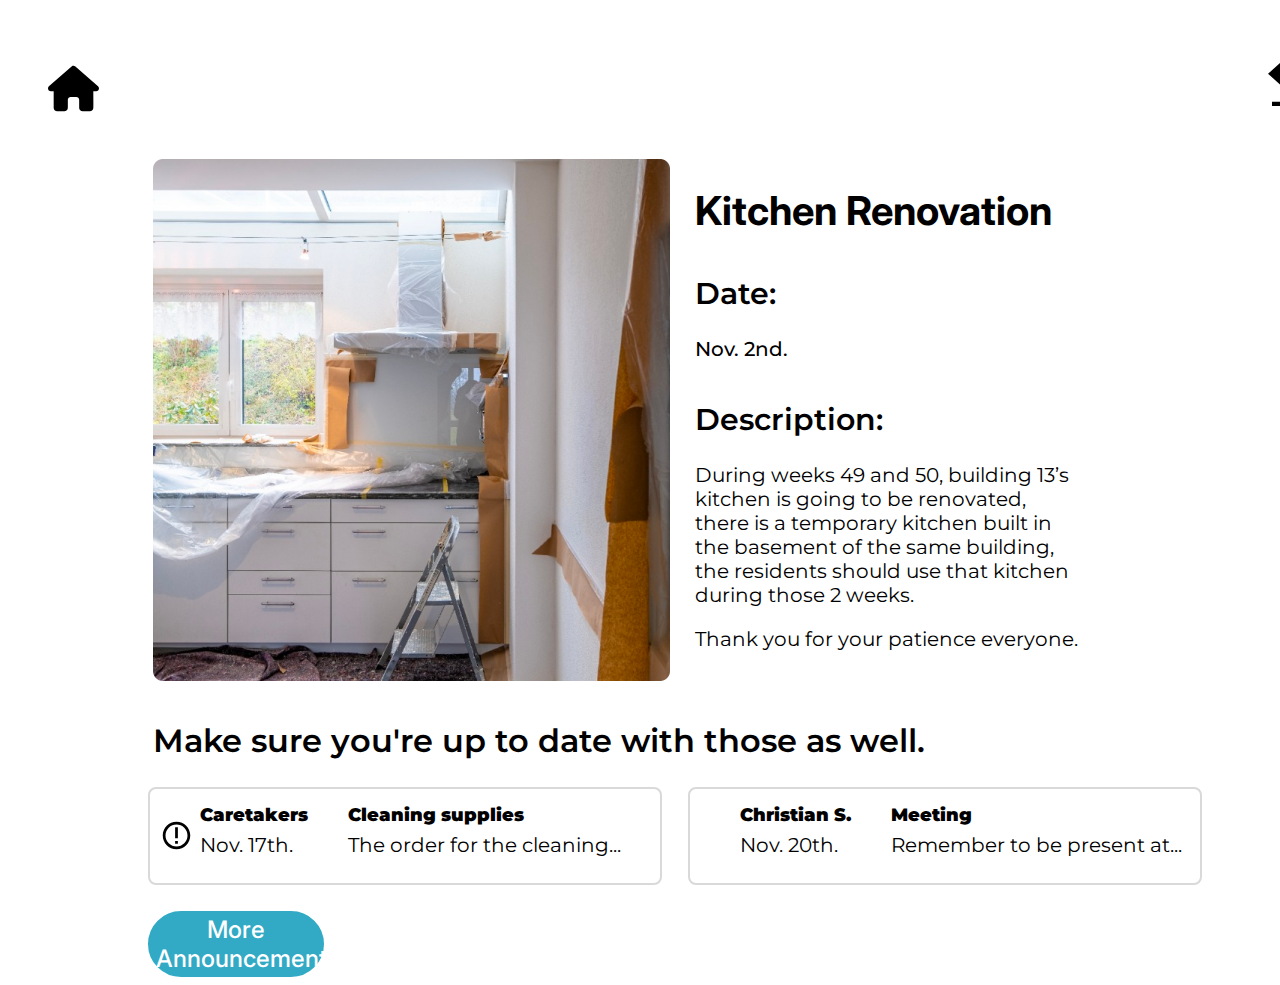
<file: all/annpreview.html>
<!DOCTYPE html>
<html lang="en">

<head>
    <meta charset="UTF-8">
    <meta name="viewport" content="width=device-width, initial-scale=1.0">
    <meta http-equiv="X-UA-Compatible" content="ie=edge">
    <title>Kitchen Renovation</title>
    <link rel="stylesheet" href="css/aprev.css">
    <link rel="preconnect" href="https://fonts.googleapis.com">
    <link rel="preconnect" href="https://fonts.gstatic.com" crossorigin>
    <link href="https://fonts.googleapis.com/css2?family=Inter:wght@600&family=Montserrat:wght@400;600;700&display=swap"
        rel="stylesheet">
</head>


<body>
    <div class="header">
        <a href="index.html"><input type="image" id="image" src="images/home.svg"></a>
        <a href="announcements.html"><input type="image" id="back" src="images/backarrow.svg"></a>
    </div>

    <div class="container1">
        <img id="kitchenimg" src="images/kitchen.png">
        <div id="text">
            <h1>Kitchen Renovation</h1>
            <section>
                <div class="flexdate">
                    <h2 id="date">Date:</h2>
                    <h3>Nov. 2nd.</h3>
                </div>
            </section>

            <h2>Description:</h2>
            <p>During weeks 49 and 50, building 13’s kitchen is going to be renovated, there is a temporary kitchen
                built in
                the basement of the same building, the residents should use that kitchen during those 2 weeks.</p>
            <p>Thank you for your patience everyone.</p>
        </div>
    </div>

    <h2 id="second">Make sure you're up to date with those as well.</h2>


    <div class="flex">

        <div class="card">
            <div class="container">
                <section class="flex">
                    <div><img id="warning" src="images/warning.svg"></div>
                    <div>
                        <h4><b>Caretakers</b></h4>
                        <p>Nov. 17th.</p>
                    </div>
                    <div id="eventdesc">
                        <h4><b>Cleaning supplies</b></h4>
                        <p>The order for the cleaning...</p>
                    </div>
            </div>
            </section>
        </div>

        <div class="card2">
            <div class="container">
                <section class="flex">
                    <div>
                        <h4><b>Christian S.</b></h4>
                        <p>Nov. 20th.</p>
                    </div>
                    <div id="eventdesc">
                        <h4><b>Meeting</b></h4>
                        <p>Remember to be present at...</p>
                    </div>
            </div>
            </section>
        </div>

    </div>

    <form action="announcements.html">
        <button onclick="">More Announcements</button>
    </form>

    <script src="js/js.js"></script>
</body>
</file>
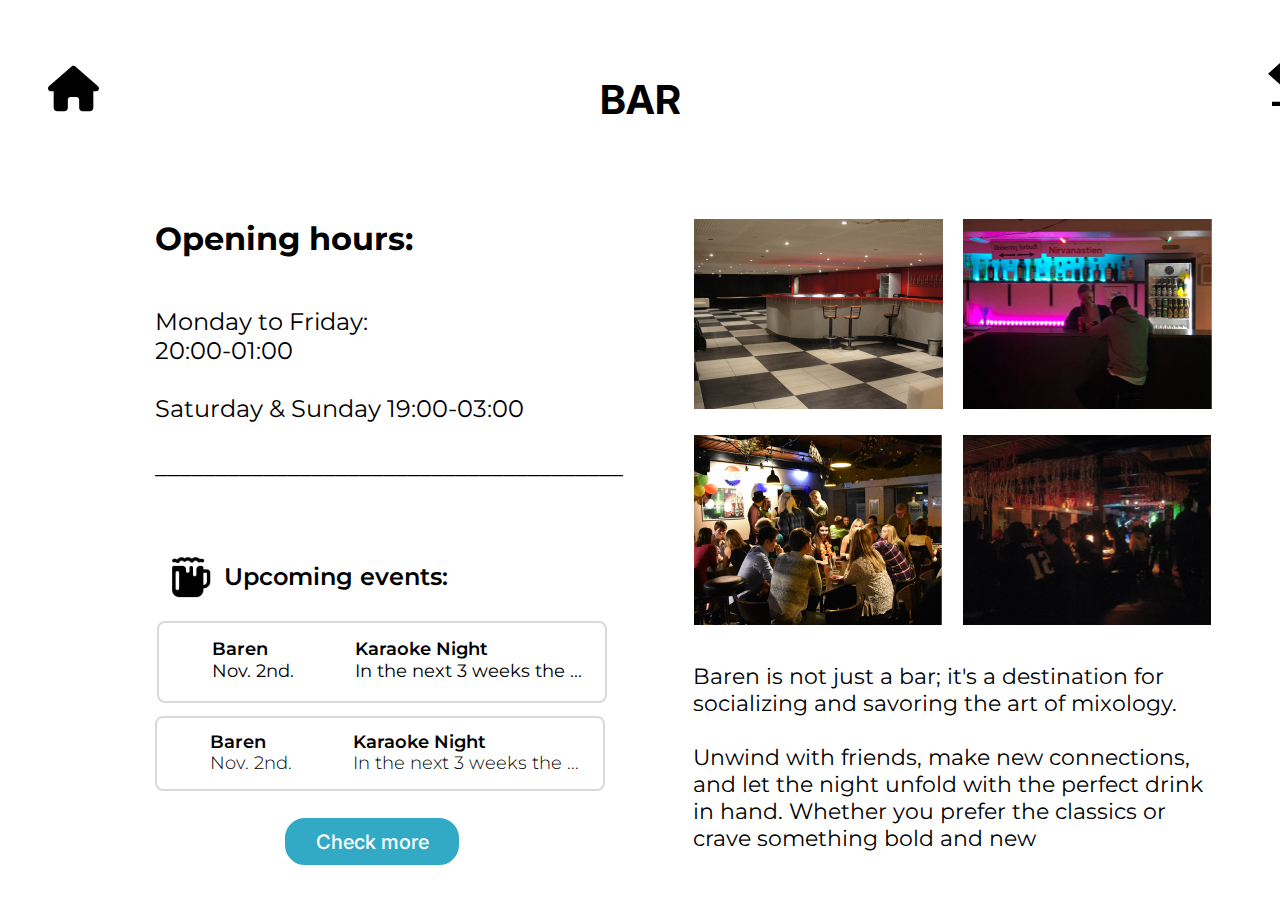
<file: all/bar.html>
<!DOCTYPE html>
<html lang="en">
<head>
    <meta charset="UTF-8">
    <meta name="viewport" content="width=device-width, initial-scale=1.0">

    <link rel="stylesheet" href="css/bar.css">
    <link href="https://fonts.googleapis.com/css2?family=Inter:wght@600&family=Montserrat:wght@400;600;700&display=swap"
    rel="stylesheet">

</head>
<body>
  <div class="header">
    <a href="index.html"><input type="image" id="image" src="images/home.svg"></a>
    <a href="facilities.html"><input type="image" id="back" src="images/backarrow.svg"></a>
</div>

        
        <p1>
          Baren is not just a bar; it's a destination for socializing and savoring the art of mixology.
          <br/> <br/>Unwind with friends, make new connections, and let the night unfold with the perfect
           drink in hand. Whether you prefer the classics or crave something bold and new<br/>
          </p1>
       <p2>
        Monday to Friday: <br/>20:00-01:00<br/><br/>Saturday & Sunday 19:00-03:00
<br><br>
_______________________________________
       </p2> 
<h1>
  BAR
</h1>       

 <div style="width: 446px; height: 78px; left: 157px; top: 621px; position: absolute; background: white; border-radius: 8px; border: 2px #D9D9D9 solid"></div>
        <p3>
          Nov. 2nd. 
        </p3>
       <p4>
        Baren
       </p4>

        <p5>
          Karaoke Night
        </p5>

        <p6>
          In the next 3 weeks the ...
        </p6>
        <div style="width: 446px; height: 71px; left: 155px; top: 716px; position: absolute; background: white; border-radius: 8px; border: 2px #D9D9D9 solid"></div>
        
        <p7>
          Nov. 2nd.
        </p7>

        <p8>
          Baren
         </p8>
        
        <p9>
          Karaoke Night
        </p9>

        <p10>
          In the next 3 weeks the ...
        </p10>
        <p11>
          Upcoming events:
        </p11> <br/>
        
       
        
        <img style="width: 69px; height: 52px; left: 155px; top: 552px; position: absolute" src="images/Beer.jpg" />
        
        <img style="width: 249px; height: 190px; left: 694px; top: 219px; position: absolute" src="images/bar pic 1.jpg" />
        <img style="width: 249px; height: 190px; left: 963px; top: 219px; position: absolute" src="images/bar 2.jpg" />
        <img style="width: 247.70px; height: 190px; left: 963px; top: 435px; position: absolute" src="images/bar3.jpg" />
        <img style="width: 247.70px; height: 190px; left: 694px; top: 435px; position: absolute" src="images/bar 4.jpg" />


      <a href="events.html"><button>Check more</button></a>
      
        
        <p13>
          Opening hours:
        </p13>
        
      </div>

    
</body>
</html>
</file>
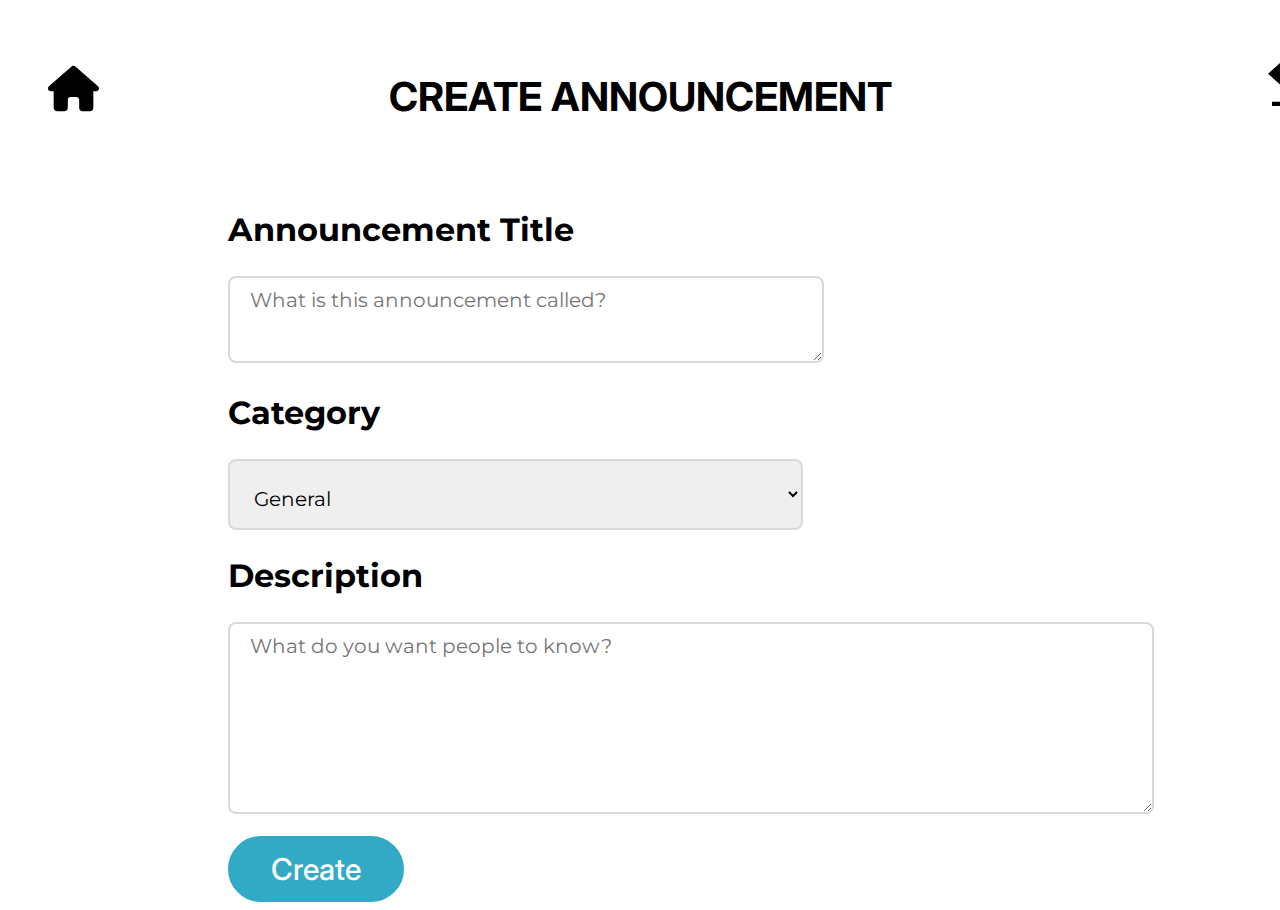
<file: all/create announcement.html>
<!DOCTYPE html>
<html lang="en">

<head>
  <meta charset="UTF-8">
  <meta name="viewport" content="width=device-width, initial-scale=1.0">
  <meta http-equiv="X-UA-Compatible" content="ie=edge">
  <title>Create Announcement</title>
  <link rel="stylesheet" href="css/create.css">
  <link rel="preconnect" href="https://fonts.googleapis.com">
  <link rel="preconnect" href="https://fonts.gstatic.com" crossorigin>
  <link href="https://fonts.googleapis.com/css2?family=Inter:wght@600&family=Montserrat:wght@400;600;700&display=swap" rel="stylesheet">
</head>



<body>

  <div class="header">
    <a href="index.html"><input type="image" id="image" src="images/home.svg"></a>
    <a href="announcements.html"><input type="image" id="back" src="images/backarrow.svg"></a>

  <h1>CREATE ANNOUNCEMENT</h1>
</div>

  <br><br>

  <h2>Announcement Title</h2>

  <textarea id="text" name="title" rows="4" cols="50" placeholder="What is this announcement called?"></textarea>
  <br>
  </form>

  <h2>Category</h2>

  <select name="dropdown" id="dropdown">
    <option value="1">General</option>
    <option value="2">Cleaning</option>
    <option value="3">Maintenance</option>
    <option value="3">Lost and Found</option>
    <option value="4">Other</option>
  </select>


  <h2>Description</h2>
  <textarea id="desc" name="title" placeholder="What do you want people to know?" rows="4" cols="50"></textarea>
  <br>
  </form>



  <br>

  <a href="success.html"><button>Create</button></a>

  <script src="js/js.js"></script>
</body>

</html>
</file>
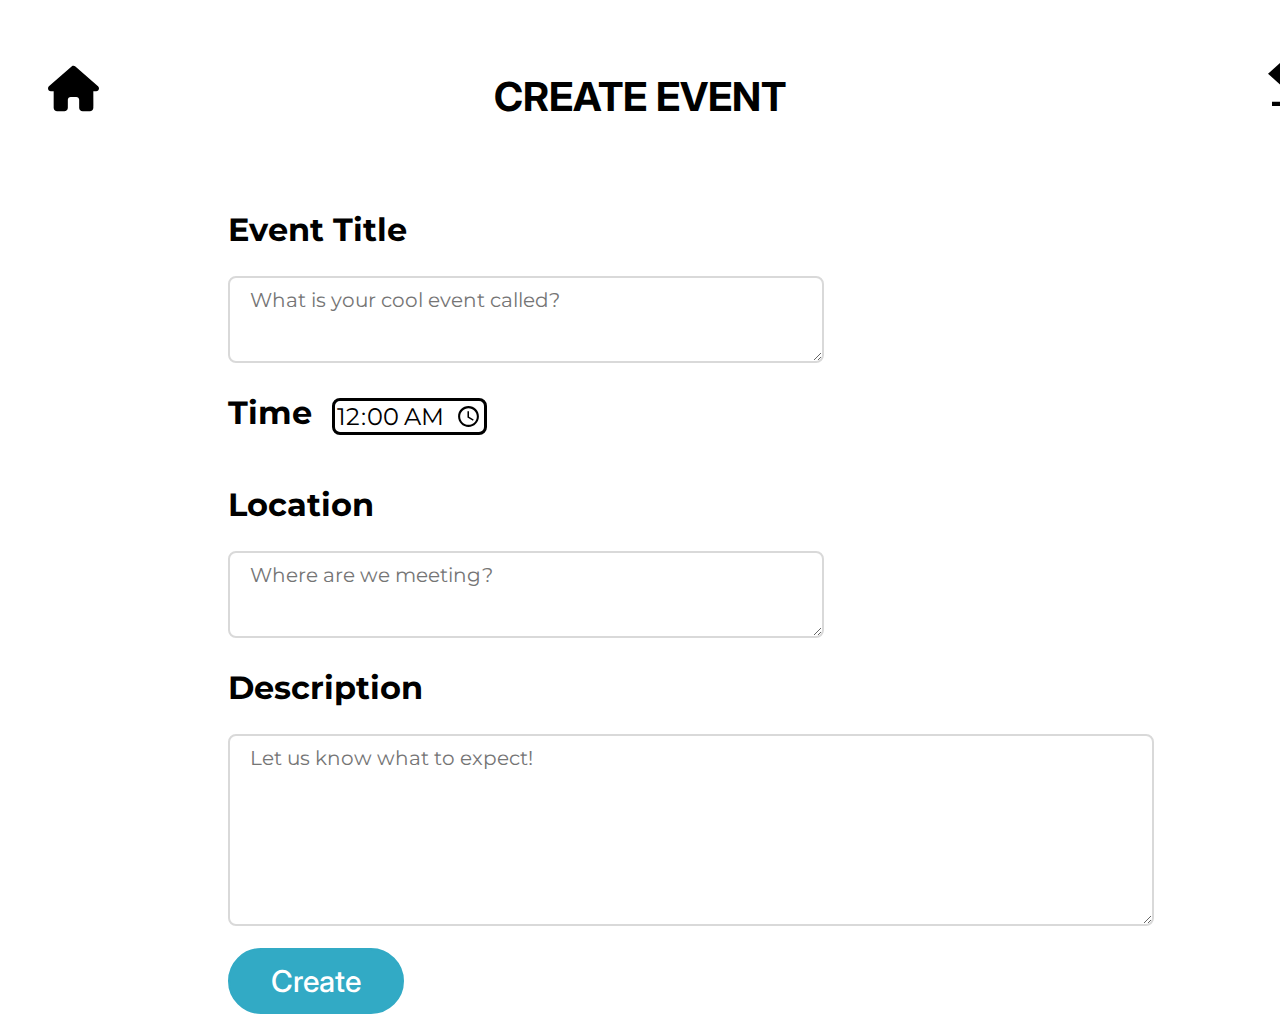
<file: all/create event.html>
<!DOCTYPE html>
<html lang="en">
<head>
  <meta charset="UTF-8">
  <meta name="viewport" content="width=device-width, initial-scale=1.0">
  <meta http-equiv="X-UA-Compatible" content="ie=edge">
  <title>Create Event</title>
  <link rel="stylesheet" href="css/create.css">
  <link rel="preconnect" href="https://fonts.googleapis.com">
  <link rel="preconnect" href="https://fonts.gstatic.com" crossorigin>
  <link href="https://fonts.googleapis.com/css2?family=Inter:wght@600&family=Montserrat:wght@400;600;700&display=swap" rel="stylesheet">
</head>


<body>

  <div class="header">
    <a href="index.html"><input type="image" id="image" src="images/home.svg"></a>
    <a href="events.html"><input type="image" id="back" src="images/backarrow.svg"></a>
    
<h1>CREATE EVENT</h1>
  </div>
<br><br>

<h2>Event Title</h2>

<textarea id="text" name="title" rows="4" cols="50" placeholder="What is your cool event called?"></textarea>
</form>

<div id="flex">
<h2>Time</h2>
<input id="time" type="time" name="time" value="00:00"/>
</div>

<h2>Location</h2>
<textarea id="loc" name="title" rows="4" cols="50"  placeholder="Where are we meeting?"></textarea>
</form>

<h2>Description</h2>
<textarea id="desc" name="title" placeholder="Let us know what to expect!" rows="4" cols="50"></textarea>
<br>
</form>



<br>
<a href="success.html"><button>Create</button></a>

<script src="js/js.js"></script>
</body>

</html>
</file>
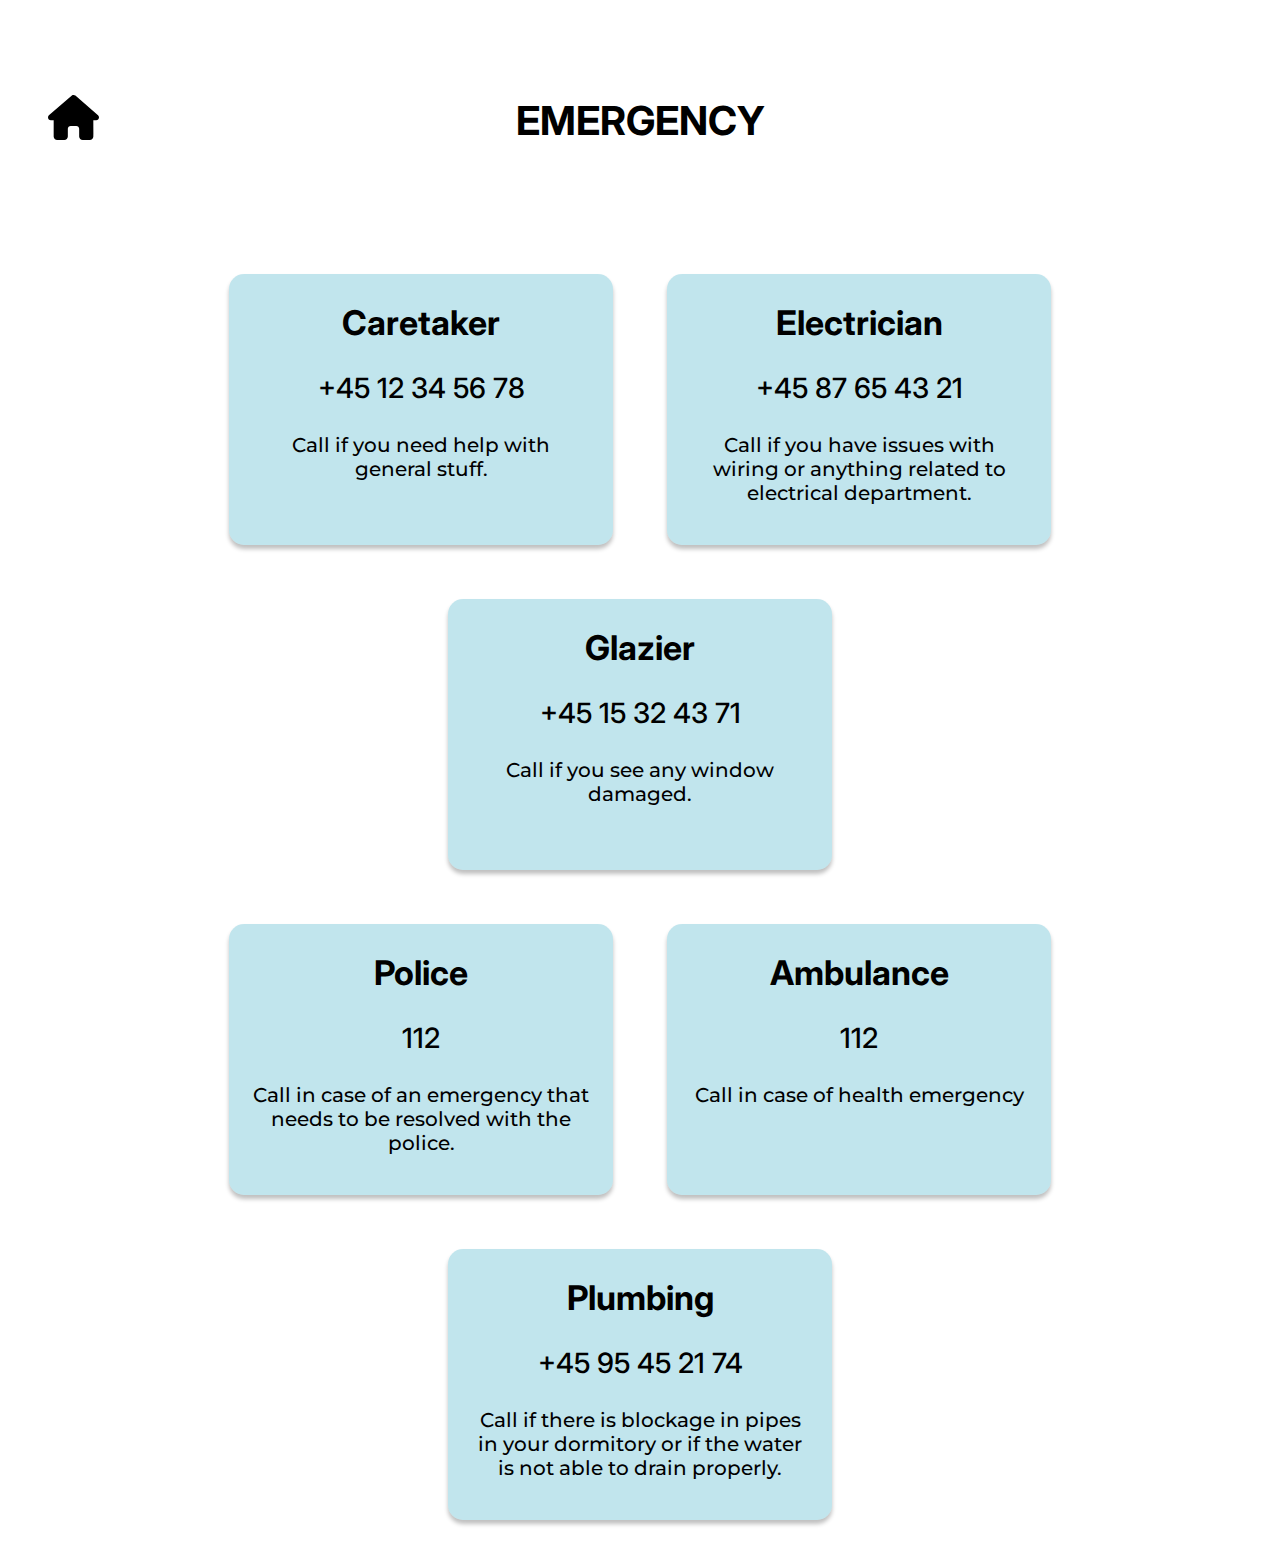
<file: all/emergency.html>
<!DOCTYPE html>
<html lang="en">

<head>
  <meta charset="UTF-8">
  <meta name="viewport" content="width=device-width, initial-scale=1.0">
  <title>Emergency</title>
  <link rel="stylesheet" href="css/emergency.css">
  <link rel="preconnect" href="https://fonts.googleapis.com">
  <link rel="preconnect" href="https://fonts.gstatic.com" crossorigin>
  <link href="https://fonts.googleapis.com/css2?family=Inter:wght@100;200;300;400;500;600;700;800;900&display=swap"
    rel="stylesheet">
  <link rel="preconnect" href="https://fonts.googleapis.com">
  <link rel="preconnect" href="https://fonts.gstatic.com" crossorigin>
  <link
    href="https://fonts.googleapis.com/css2?family=Inter:wght@100;200;300;400;500;600;700;800;900&family=Montserrat:ital,wght@0,200;0,500;0,600;0,700;1,200;1,300&display=swap"
    rel="stylesheet">
</head>

<body>
  <main class="EMERGENCY">
    
    <div class="header">
      <a href="index.html"><input type="image" id="image" src="images/house-solid.svg"></a>

      <h1>EMERGENCY</h1>
    </div>

    <div class="all">
      <section class="container">
        <div class="card">
          <h2>Caretaker</h2>
          <p class="phone">+45 12 34 56 78</p>
          <p>Call if you need help with general stuff.</p>
        </div>
        <div class="card">
          <h2>Electrician</h2>
          <p class="phone">+45 87 65 43 21</p>
          <p>Call if you have issues with wiring or anything related to electrical department.</p>
        </div>
        <div class="card">
          <h2>Glazier</h2>
          <p class="phone">+45 15 32 43 71</p>
          <p>Call if you see any window damaged.</p>
        </div>
      </section>

      <section class="container2">
        <div class="card">
          <h2>Police</h2>
          <p class="phone">112</p>
          <p>Call in case of an emergency that needs to be resolved with the police.</p>
        </div>
        <div class="card">
          <h2>Ambulance</h2>
          <p class="phone">112</p>
          <p>Call in case of health emergency</p>
        </div>
        <div class="card">
          <h2>Plumbing</h2>
          <p class="phone">+45 95 45 21 74</p>
          <p>Call if there is blockage in pipes in your dormitory or if the water is not able to drain properly.</p>
        </div>
      </section>
    </div>
  </main>
</file>
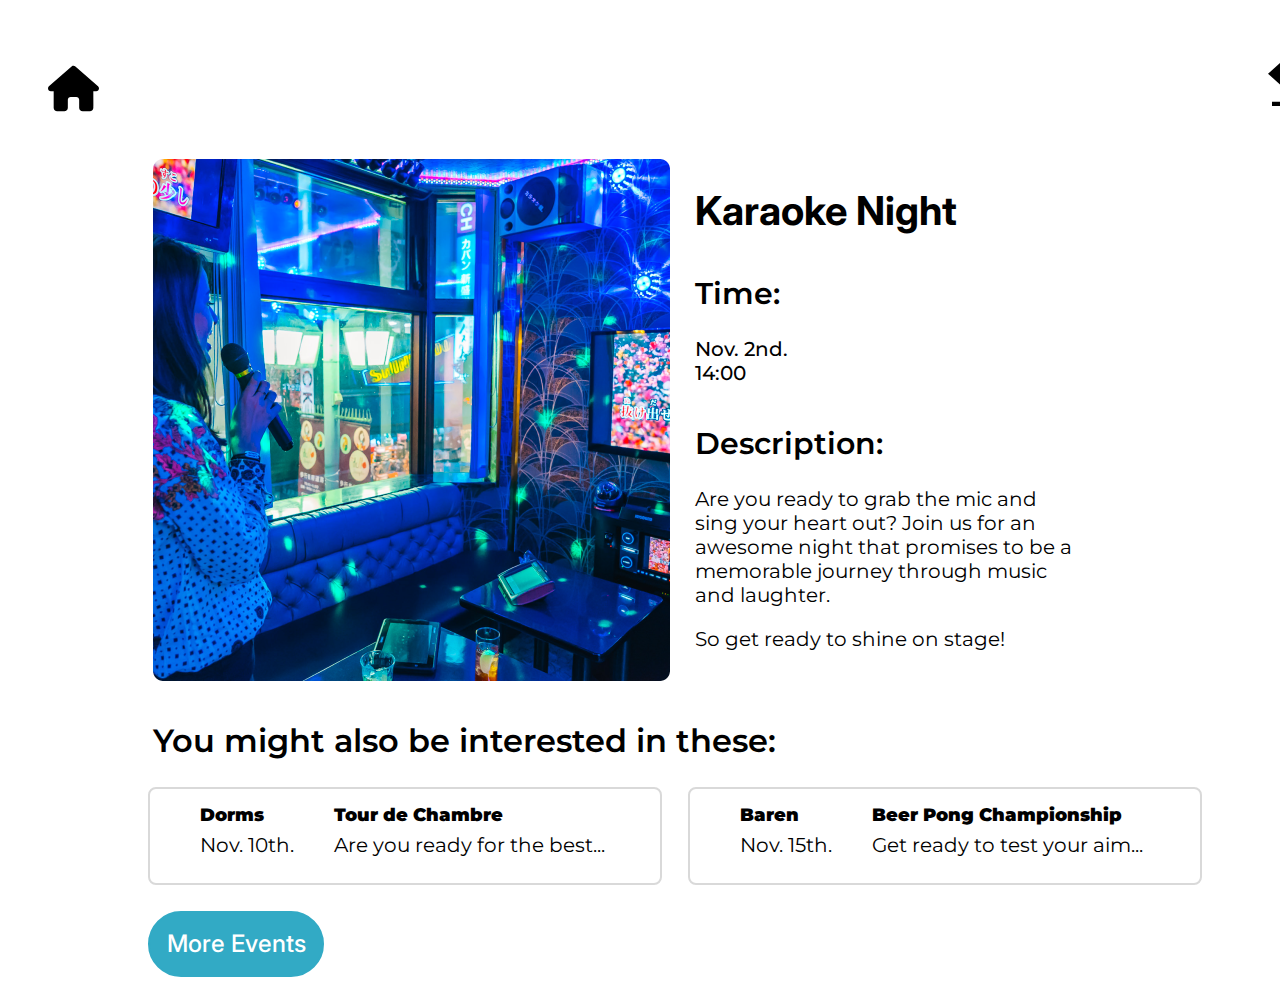
<file: all/event preview.html>
<!DOCTYPE html>
<html lang="en">

<head>
    <meta charset="UTF-8">
    <meta name="viewport" content="width=device-width, initial-scale=1.0">
    <meta http-equiv="X-UA-Compatible" content="ie=edge">
    <title>Karaoke Night</title>
    <link rel="stylesheet" href="css/aprev.css">
    <link rel="preconnect" href="https://fonts.googleapis.com">
    <link rel="preconnect" href="https://fonts.gstatic.com" crossorigin>
    <link href="https://fonts.googleapis.com/css2?family=Inter:wght@600&family=Montserrat:wght@400;600;700&display=swap"
        rel="stylesheet">
</head>


<body>

    <div class="header">
        <a href="index.html"><input type="image" id="image" src="images/home.svg"></a>
        <a href="events.html"><input type="image" id="back" src="images/backarrow.svg"></a>
    </div>

    <div class="container1">
        <img id="kitchenimg" src="images/eventpreview.png">
        <div id="text">
            <h1>Karaoke Night</h1>
            <section>
                <div class="flexdate">
                    <h2 id="date">Time:</h2>
                    <h3>Nov. 2nd. <br> 14:00</h3>
            </section>

            <h2>Description:</h2>
            <p>Are you ready to grab the mic and sing your heart out? Join us for an awesome night that promises to be a
                memorable journey through music and laughter.
            </p>
            <p>So get ready to shine on stage!</p>
        </div>
    </div>

    <h2 id="second">You might also be interested in these:</h2>



    <div class="flex">

        <div class="card">
            <div class="container">
                <section class="flex">
                    <div>
                        <h4><b>Dorms</b></h4>
                        <p>Nov. 10th.</p>
                    </div>
                    <div id="eventdesc">
                        <h4><b>Tour de Chambre</b></h4>
                        <p>Are you ready for the best...</p>
                    </div>
            </div>
            </section>
        </div>

        <div class="card2">
            <div class="container">
                <section class="flex">
                    <div>
                        <h4><b>Baren</b></h4>
                        <p>Nov. 15th.</p>
                    </div>
                    <div id="eventdesc">
                        <h4><b>Beer Pong Championship</b></h4>
                        <p>Get ready to test your aim...</p>
                    </div>
            </div>
            </section>
        </div>

    </div>


    <form action="events.html">
        <button onclick="">More Events</button>
    </form>

    <script src="js/js.js"></script>
</body>
</file>
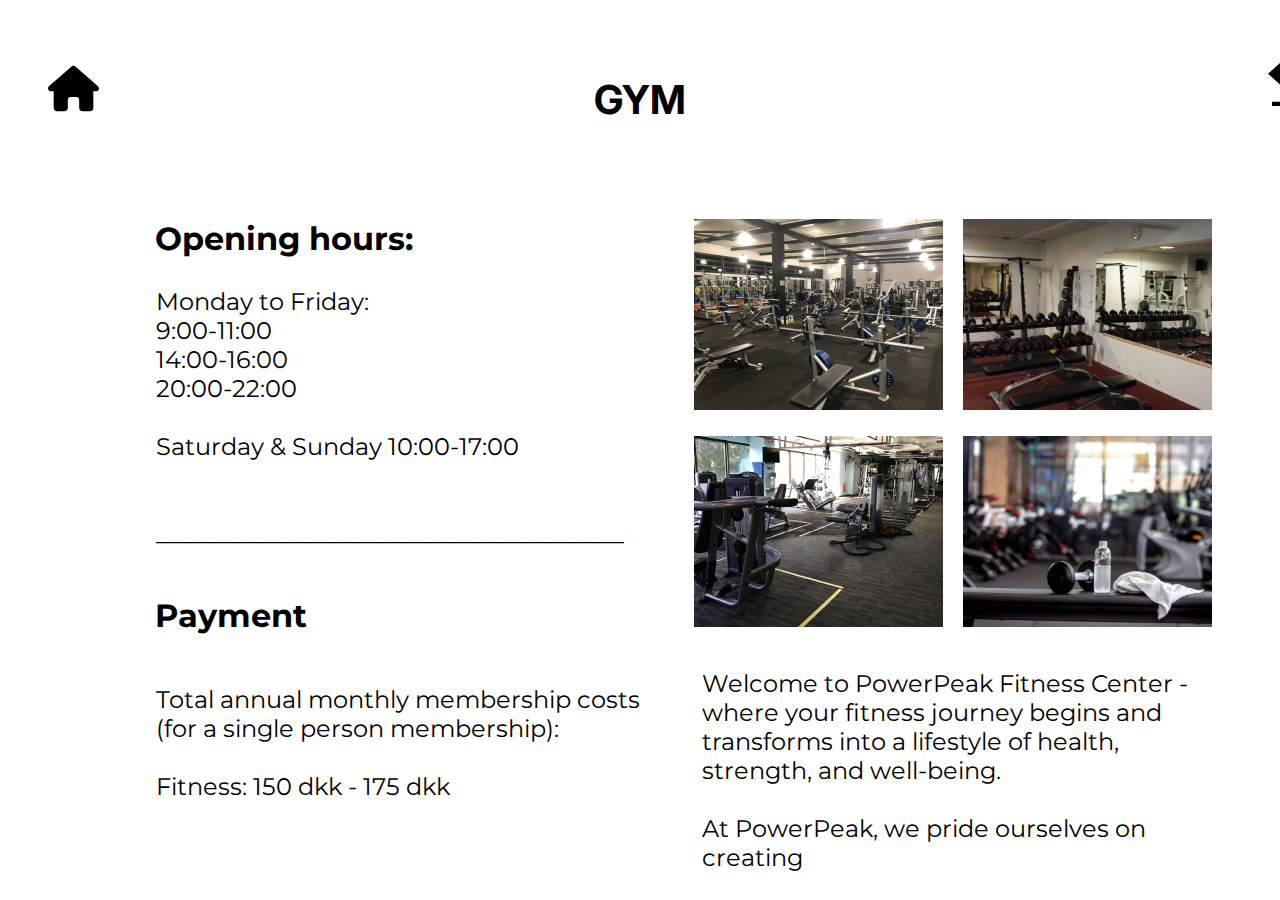
<file: all/gym.html>
<!DOCTYPE html>
<html lang="en">
<head>
  <meta charset="UTF-8">
  <meta name="viewport" content="width=device-width, initial-scale=1.0">
  <meta http-equiv="X-UA-Compatible" content="ie=edge">
  
  <link rel="stylesheet" href="css/gym.css">
  <link href="https://fonts.googleapis.com/css2?family=Inter:wght@600&family=Montserrat:wght@400;600;700&display=swap"
  rel="stylesheet">
</head>
<body>

  <div class="header">
    <a href="index.html"><input type="image" id="image" src="images/home.svg"></a>
    <a href="facilities.html"><input type="image" id="back" src="images/backarrow.svg"></a>
</div>



 </div>
  <h1>
    GYM
  </h1>

    <p1>
      Welcome to PowerPeak Fitness Center - where your fitness journey begins and 
      transforms into a lifestyle of health, strength, 
      and well-being.<br/><br/>At PowerPeak, we pride ourselves on creating

    </p1>

  

   
    <p6>
      Opening hours:
    </p6>

    <p2>
      Monday to Friday: <br/>9:00-11:00<br/>14:00-16:00<br/>20:00-22:00<br/><br/>Saturday 
      & Sunday 10:00-17:00
<br>
<br><br>

_______________________________________
    </p2>

   
   

    <p3>
      Payment
    </p3>
 

    <p4>
      Total annual monthly membership costs (for a single person membership):
      <br/><br/>Fitness: 150 dkk - 175 dkk 
    </p4>


   
    
    <img style src="images/gym4.png" id="picone"/>
    <img style src="images/gym5.png" id="pictwo" />
    <img style src="images/gym1.png" id="picthree" />
    <img style src="images/gym6 1.png" id="picfour" />
   
    
   
    
  

</body>
</html>
</file>
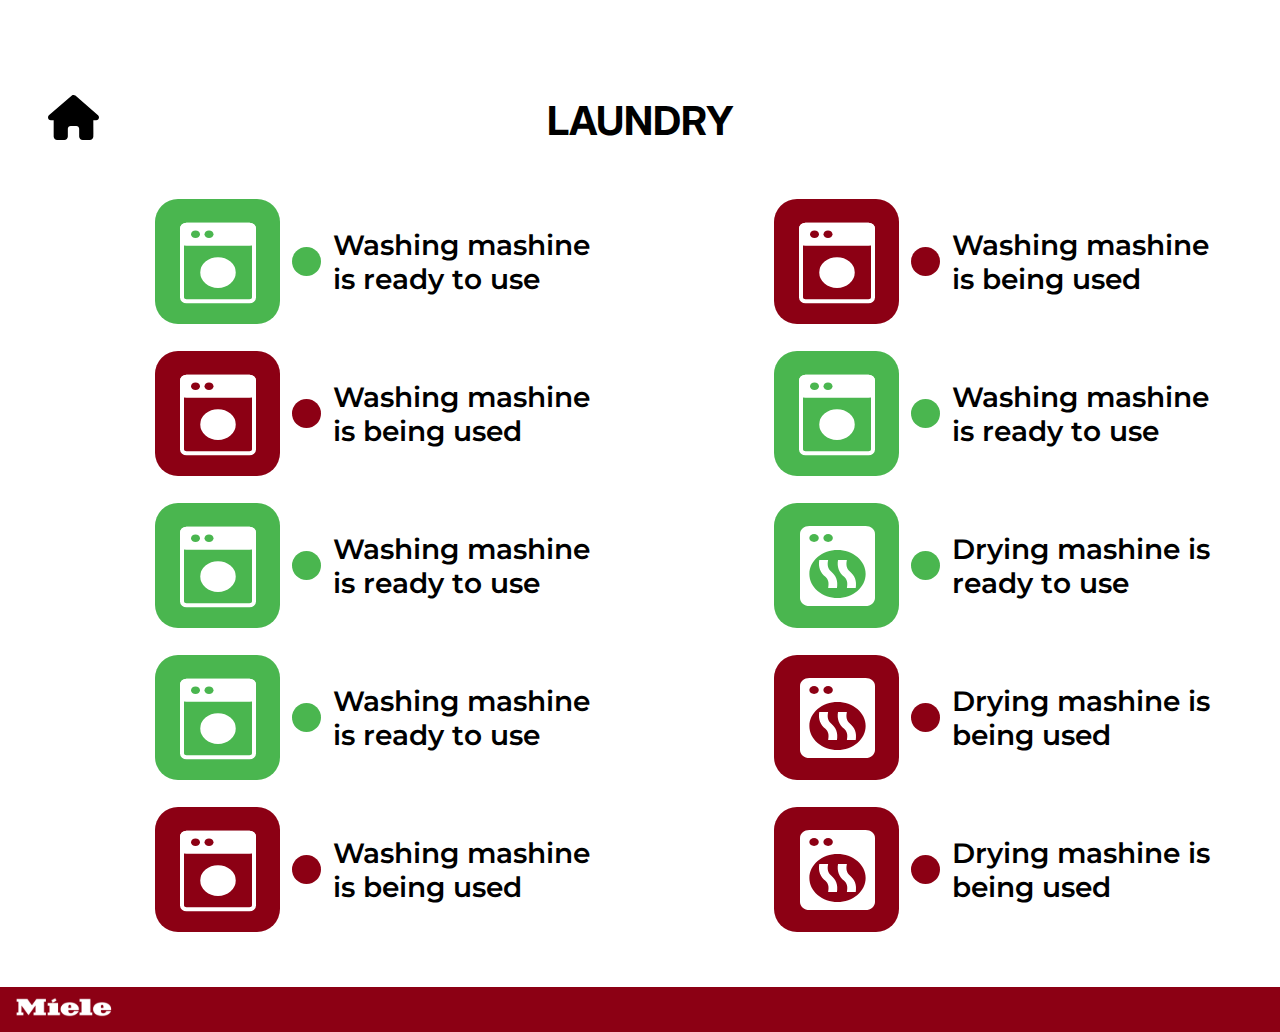
<file: all/laundry.html>
<!DOCTYPE html>
<html lang="en">

<head>
  <meta charset="UTF-8">
  <meta name="viewport" content="width=device-width, initial-scale=1.0">
  <meta http-equiv="X-UA-Compatible" content="ie=edge">
  <title>Laundry</title>
  <link rel="stylesheet" href="css/laundry.css">
  <link rel="preconnect" href="https://fonts.googleapis.com">
  <link rel="preconnect" href="https://fonts.gstatic.com" crossorigin>
  <link href="https://fonts.googleapis.com/css2?family=Inter:wght@100;200;300;400;500;600;700;800;900&display=swap"
    rel="stylesheet">
  <link href="https://fonts.googleapis.com/css?family=Montserrat&display=swap" rel="stylesheet">

</head>

<body>
  <main class="LAUNDRY">

    <div class="header">
      <a href="index.html"><input type="image" id="image" src="images/house-solid.svg"></a>
      <h1>LAUNDRY</h1>
    </div>

    <section class="all">
      <div class="first">
        <div class="container">
          <div class="icongr">
            <img id="wash" src="images/washingmashine.svg" alt="washing mashine">
          </div>
          <div class="dotgr"></div>
          <p>Washing mashine is ready to use</p>
        </div>

        <div class="container">
          <div class="icon">
            <img id="wash" src="images/washingmashine.svg" alt="washing mashine">
          </div>
          <div class="dot"></div>
          <p>Washing mashine is being used</p>
        </div>

        <div class="container">
          <div class="icongr">
            <img id="wash" src="images/washingmashine.svg" alt="washing mashine">
          </div>
          <div class="dotgr"></div>
          <p>Washing mashine is ready to use</p>
        </div>

        <div class="container">
          <div class="icongr">
            <img id="wash" src="images/washingmashine.svg" alt="washing mashine">
          </div>
          <div class="dotgr"></div>
          <p>Washing mashine is ready to use</p>
        </div>

        <div class="container">
          <div class="icon">
            <img id="wash" src="images/washingmashine.svg" alt="washing mashine">
          </div>
          <div class="dot"></div>
          <p>Washing mashine is being used</p>
        </div>
      </div>
      <!--second row-->
      <div class="second">
        <div class="container">
          <div class="icon">
            <img id="wash" src="images/washingmashine.svg" alt="washing mashine">
          </div>
          <div class="dot"></div>
          <p>Washing mashine is being used</p>
        </div>

        <div class="container">
          <div class="icongr">
            <img id="wash" src="images/washingmashine.svg" alt="washing mashine">
          </div>
          <div class="dotgr"></div>
          <p>Washing mashine is ready to use</p>
        </div>

        <div class="container">
          <div class="icongr">
            <img id="dry" src="images/dryingmashine.svg" alt="drying mashine">
          </div>
          <div class="dotgr"></div>
          <p>Drying mashine is ready to use</p>
        </div>

        <div class="container">
          <div class="icon">
            <img id="dry" src="images/dryingmashine.svg" alt="drying mashine">
          </div>
          <div class="dot"></div>
          <p>Drying mashine is being used</p>
        </div>

        <div class="container">
          <div class="icon">
            <img id="dry" src="images/dryingmashine.svg" alt="drying mashine">
          </div>
          <div class="dot"></div>
          <p>Drying mashine is being used</p>
        </div>
      </div>
    </section>

  </main>

  <footer>
    <img src="images/miele.svg" alt="miele logo">
  </footer>
</body>

</html>
</file>
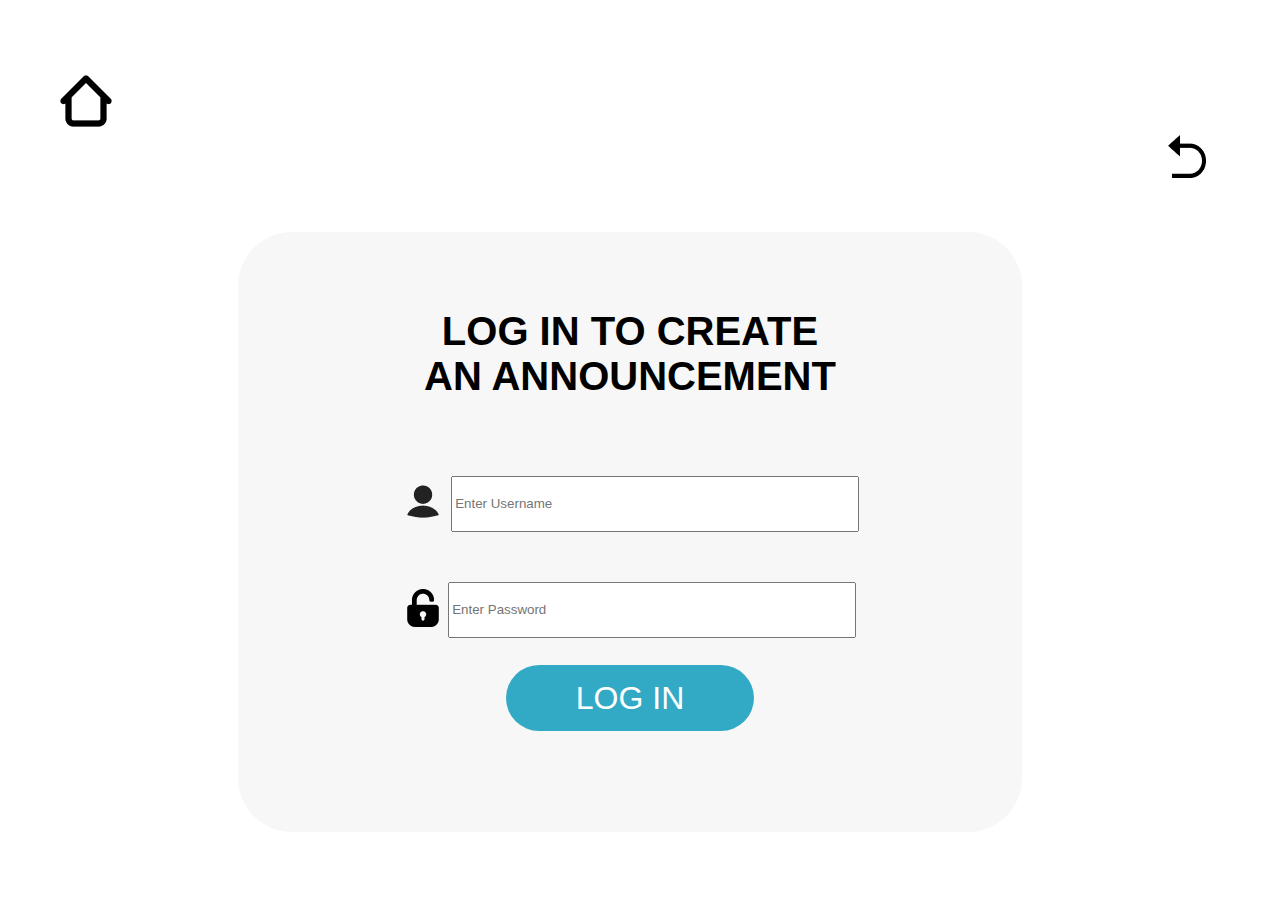
<file: all/login-announce.html>
<!DOCTYPE html>
<html lang="en">

<head>
  <meta charset="UTF-8">
  <meta name="viewport" content="width=device-width, initial-scale=1.0">
  <meta http-equiv="X-UA-Compatible" content="ie=edge">
  <title>Document</title>
  <link rel="stylesheet" href="css/login-announc.css">
</head>

<header>

  <img src="images/home-button.png" alt="home" id="home">

  <img src="images/Vector.png" alt="goback" id="goback">

 

</header>


<body>

  <link='https://fonts.googleapis.com/css?family=Montserrat' rel='stylesheet'>

    <link='https://fonts.googleapis.com/css?family=Inter' rel='stylesheet'>




    
      <form action="action_page.php" method="post">

        <div class="box">

        <div class="container">
          <h1>LOG IN TO CREATE <br>AN ANNOUNCEMENT</h1>

          <div>
            <img style="vertical-align:middle" src="images/User_fill.png" alt="user">
            <input id="textbox" type="text" placeholder="Enter Username" name="user" required>
            
           </div>
          
           <div>
            <img style="vertical-align:middle" src="images/image 2.png" alt="psw">
            <input id="textbox" type="text" placeholder="Enter Password" name="psw" required><br>
            <br>
           </div>
          
          <button type="submit">LOG IN</button>

        </div>

      </div>
       

      </form>







</body>

</html>
</file>
<file: all/css/aprev.css>
h1 {
  font-family: 'Inter', sans-serif;
  font-size: 40px;
  font-weight: 700;
}


h2 {
  margin-right: 200px;
  margin-top: 40px;
  font-size: 30px;
  font-weight: 600;
  font-family: 'Montserrat', sans-serif;
}

p {
  font-family: 'Montserrat', sans-serif;
  font-size: 20px;
}

h4 {
  font-size: 18px;
  font-weight: 600;
  font-family: 'Montserrat', sans-serif;
}

h3{
  font-size: 20px;
  font-weight: 500;
  font-family: 'Montserrat', sans-serif;
}

#second {
  margin-left: 145px;
  font-family: 'Montserrat', sans-serif;
  font-size: 32px;
  font-weight: 600;
}

button {
  margin-left: 220px;
  border-radius: 34px;
  height: 66px;
  width: 176px;
  font-size: 24px;
  font-family: 'Inter', sans-serif;
  background-color: #32AAC5;
  color: white;
  border: solid;
  border-color: #32AAC5;
  border-width: 2px;
}

button:active {
  background-color: white;
  color: #32AAC5;
  transition: 0.2s;
  border: solid;
  border-color: #32AAC5;
  border-width: 2px;
}

#kitchenimg {
  margin-left: 145px;
  width: 517px;
  height: 522px;
}


#text {
  margin-left: 20px;
}

.container1 {
  display: grid;
  grid-template-columns: 1fr 1fr 1fr;
  column-gap: 5px;
  margin-top: 151px;
}


.card {
  margin-left: 140px;
  width: 460px;
  height: 94px;
  cursor: pointer;
}

.card2 {
  margin-left: 80px;
  width: 460px;
  height: 94px;
  cursor: pointer;
}

.container {
  border-style: solid;
  border-width: 2px 2px 2px 2px;
  border-color: #d9d9d9;
  border-radius: 8px;
  padding-left: 50px;
  background-color: #fff;
  width: 460px;
  height: 94px;
}

.flex {
  display: flex;
  line-height: 6px;
}

#warning {
  margin-top: 30px;
  margin-left: -40px;
}

#eventdesc {
  margin-left: 40px;
}

.flexdate{
  flex-wrap: wrap;
  justify-content: space-between;
}

button{
  margin-top: 30px;
  margin-left: 140px;
  font-weight: 500;
}

.header{
  display: flex;
  align-items: center;
  justify-content: center;
}

input[type='image']{
  position: absolute;
  left: 48px;
  top: 63px;
  width: 51.25px;
  height: 51.25px;
}

#back{
  position: absolute;
  left: 1268px;
  top: 63px;
  width: 38px;
  height: 43px;
}
</file>
<file: all/css/bar.css>
p1{
    width: 518px; height: 202px; left: 693px; top: 663px; position: absolute; color: black; 
    font-size: 22px; 
    font-family: Montserrat; 
    font-weight: 400; 
    word-wrap: break-word" 
}

p2{
    width: 518px; height: 172px; left: 155px; top: 307px; position: absolute; color:
     black;
      font-size: 24px; 
      font-family: Montserrat; 
      font-weight: 400; 
      word-wrap: break-word
}
h1{
    font-size: 40px; 
    font-family: 'Inter'; 
    font-weight: 700; 
    text-align: center;
    padding-top: 40px;
 }

p3{
    width: 95.95px; 
    height: 18px; 
    left: 211.83px; 
    top: 660px; 
    position: absolute; 
    color: black; 
    font-size: 18px; 
    font-family: Montserrat; 
    font-weight: 400; 
    word-wrap: break-word
}

p4{
    width: 112.82px; 
    height: 18.26px; 
    left: 211.83px; 
    top: 637.60px; 
    position: absolute; 
    color: black; 
    font-size: 18px; 
    font-family: Montserrat; 
    font-weight: 600; 
    word-wrap: break-word
}

p5{
    width: 144.45px; 
    height: 18px; left: 355.22px; top: 638px; position: absolute; color: black; 
    font-size: 18px; font-family: Montserrat; font-weight: 600; word-wrap: break-word
}
p6{
    width: 228.80px; height: 18.26px; left: 355.22px; top: 660px; position: absolute; color: black; 
    font-size: 18px; font-family: Montserrat; font-weight: 400; word-wrap: break-word
}

p7{
    width: 85.40px; height: 16.62px; left: 209.83px; 
    top: 751.50px; position: absolute; 
    color: black; font-size: 18px; 
    font-family: Montserrat; font-weight: 300; word-wrap: break-word
}

p8{
    width: 112.82px; height: 16.62px; left: 209.83px; top: 731.11px; position: absolute;
     color: black; font-size: 18px; font-family: Montserrat; font-weight: 600; word-wrap: break-word
}

p9{
    width: 145.50px; height: 17px; left: 353.22px; top: 731px; position: absolute; 
    color: black; font-size: 18px; font-family: Montserrat; font-weight: 600; word-wrap: break-word
}

p10{
    width: 228.80px; height: 16.62px; left: 353.22px; top: 751.50px; position: absolute; 
    color: black; font-size: 18px; font-family: Montserrat; font-weight: 300; word-wrap: break-word
}

p11{
    width: 264px; height: 33px; left: 224px; top: 562px; position: absolute; 
    color: black; font-size: 24px; font-family: Montserrat; font-weight: 600; word-wrap: break-word
}

p12{
    left: 270px; top: 827px; position: absolute; 
    color: white; font-size: 24px; font-family: Inter; font-weight: 600; word-wrap: break-word
}

p13{
    left: 155px; top: 219px; position: absolute; 
    color: black; font-size: 32px; font-family: Montserrat; font-weight: 700; word-wrap: break-word
}

#stoke{
    width: 446px; height: 78px; left: 157px; top: 621px; position: 
    absolute; background: white; border-radius: 8px; border: 2px #D9D9D9 solid
}

.header{
    display: flex;
    align-items: center;
    justify-content: center;
  }
  
  input[type='image']{
    position: absolute;
    left: 48px;
    top: 63px;
    width: 51.25px;
    height: 51.25px;
  }

  #back{
    position: absolute;
    left: 1268px;
    top: 63px;
    width: 38px;
    height: 43px;
  }

  button {
    margin-left: 220px;
    border-radius: 34px;
    height: 47px;
    width: 174px;
    font-size: 20px;
    font-weight: 500;
    font-family: 'Inter', sans-serif;
    background-color: #32AAC5;
    color: white;
    border: solid;
    border-color: #32AAC5;
    border-width: 3px;
    left: 65px; 
    top: 818px;
    position: absolute;
    border-radius: 20px
    
}

button:active {
    background-color: white;
    color: #32AAC5;
    transition: 0.2s;
    border: solid;
    border-color: #32AAC5;
    border-width: 2px;
}
</file>
<file: all/css/create.css>
h1 {
    text-align: center;
    font-family: 'Inter', sans-serif;
    font-size: 40px;
}

h2 {
    text-align: left;
    margin-left: 220px;
    font-family: 'Montserrat', sans-serif;
    font-size: 32px;
}

.header{
    margin-top: 45px;
    display: flex;
    align-items: center;
    justify-content: center;
}


input[type='image']{
    position: absolute;
    left: 48px;
    top: 63px;
    width: 51.25px;
    height: 51.25px;
}

#back{
    position: absolute;
    left: 1268px;
    top: 63px;
    width: 38px;
    height: 43px;
}    


#text {
    font-size: 20px;
    font-family: 'Montserrat', sans-serif;
    padding-left: 20px;
    padding-top: 10px;
    margin-left: 220px;
    width: 570px;
    height: 71px;
    border-color: #d9d9d9;
    border-radius: 8px;
    border-width: 2px;
}

#time {
    font-size: 24px;
    margin-top: 31px;
    font-family: 'Montserrat', sans-serif;
    margin-left: 20px;
    border-color: #d9d9d9;
    border-radius: 8px;
    border-width: 2px;
    border: solid;
    height:fit-content;
}

#loc {
    font-size: 20px;
    font-family: 'Montserrat', sans-serif;
    padding-left: 20px;
    padding-top: 10px;
    margin-left: 220px;
    width: 570px;
    height: 71px;
    border-color: #d9d9d9;
    border-radius: 8px;
    border-width: 2px;
}

#desc {
    font-size: 20px;
    font-family: 'Montserrat', sans-serif;
    padding-left: 20px;
    padding-top: 10px;
    margin-left: 220px;
    margin-right: 147px;
    width: 900px;
    height: 176px;
    border-color: #d9d9d9;
    border-radius: 8px;
    border-width: 2px;
}

button {
    margin-left: 220px;
    border-radius: 34px;
    height: 66px;
    width: 176px;
    font-size: 30px;
    font-weight: 500;
    font-family: 'Inter', sans-serif;
    background-color: #32AAC5;
    color: white;
    border: solid;
    border-color: #32AAC5;
    border-width: 2px;
}

button:active {
    background-color: white;
    color: #32AAC5;
    transition: 0.2s;
    border: solid;
    border-color: #32AAC5;
    border-width: 2px;
}


#dropdown {
    font-size: 20px;
    font-family: 'Montserrat', sans-serif;
    padding-left: 20px;
    padding-top: 10px;
    margin-left: 220px;
    width: 575px;
    height: 71px;
    border-color: #d9d9d9;
    border-radius: 8px;
    border-width: 2px;
}

#flex{
    display: flex;
}
</file>
<file: all/css/emergency.css>
.EMERGENCY {
	
	background: white;
}

.header {
	margin-top: 69px;
	display: flex;
	align-items: center;
	justify-content: center;
  }
  
h1 {
	color: black;
	font-size: 40px;
	font-family: 'Inter';
	font-weight: 700;
	text-align: center;
}

a {
	position: absolute;
  left: 48px;
  top: 63;
  width: 51.25px;
  height: 51.25px;
}

.all {
	padding-top: 75px;
}

.container {
	display: flex;
	flex-wrap: wrap;
	justify-content: center;
}

.container2 {
	display: flex;
	flex-wrap: wrap;
	justify-content: center;
}

.card {
	background-color: rgba(50.17, 170.38, 196.76, 0.30);
	width: 384px;
	height: 271px;
	margin: 27px;
	text-align: center;
	border-radius: 15px;
	box-shadow: 0px 4px 4px rgba(0, 0, 0, 0.25);
}

h2 {
	color: black;
	font-size: 34px;
	font-family: Inter;
	font-weight: 700;
}

.phone {
	color: black;
	font-size: 28px;
	font-family: Inter;
	font-weight: 500;
}

p {
	color: black;
	font-size: 20px;
	font-family: 'Montserrat', sans-serif;
	font-weight: 500;
	padding-left: 24px;
	padding-right: 24px;
}
</file>
<file: all/css/gym.css>
p1{
    width: 518px; height: 207px; left: 702px; top: 669px; position: absolute; 
    color: black; font-size: 24px; font-family: Montserrat; font-weight: 400; word-wrap: break-word
  }
  
  p2{
    width: 518px; height: 245px; left: 156px; top: 287px; position: absolute; 
    color: black; font-size: 24px; font-family: Montserrat; font-weight: 400; word-wrap: break-word
  }
  
  p3{
    width: 217px; height: 54px; left: 155px; top: 596px; position: absolute; color:
     black; font-size: 32px; font-family: Montserrat; font-weight: 700; word-wrap: break-word
  }
  p4{
    width: 517px; height: 154px; left: 156px; top: 685px; position: absolute; 
    color: black; font-size: 24px; font-family: Montserrat; 
    font-weight: 400; word-wrap: break-word
  }
  h1{
    font-size: 40px; 
    font-family: 'Inter'; 
    font-weight: 700; 
    text-align: center;
    padding-top: 40px;
 }
  p6{
    left: 155px; top: 219px; position: absolute; 
    color: black; font-size: 32px; font-family: Montserrat; font-weight: 700; word-wrap: break-word
  }
  
  #picone{
    width: 249px; height: 191px; left: 694px; top: 219px; position: absolute
  }
  
  #pictwo{
    width: 249px; height: 191px; left: 694px; top: 436px; position: absolute
  }
  
  #picthree{
    width: 249px; height: 191px; left: 963px; top: 219px; position: absolute
  }
  
  #picfour{
    width: 249px; height: 191px; left: 963px; top: 436px; position: absolute
  
  }
  
  .header{
    display: flex;
    align-items: center;
    justify-content: center;
  }
  
  input[type='image']{
    position: absolute;
    left: 48px;
    top: 63px;
    width: 51.25px;
    height: 51.25px;
  }

  #back{
    position: absolute;
    left: 1268px;
    top: 63px;
    width: 38px;
    height: 43px;
  }
</file>
<file: all/css/laundry.css>
body {
  margin: 0;
  /* display: flex; */
}

.header {
  margin-top: 69px;
  display: flex;
  align-items: center;
  justify-content: center;
}

.LAUNDRY {
  background: white;
}

h1 {
  color: black;
  font-size: 40px;
  font-family: 'Inter';
  font-weight: 700;
  text-align: center;
}

a {
  position: absolute;
  left: 48px;
  top: 63;
  width: 51.25px;
  height: 51.25px;
}

.all {
  display: flex;
}

.first {
  padding-top: +20px;
  margin-left: 143px;
  margin-right: 162px;
}

.second {
  padding-top: +20px;
}

.container {
  width: 445px;
  height: 140px;
  background-color: white;
  display: flex;
  align-items: center;
  gap: 12px;
  padding-left: 12px;
  margin-bottom: 12px;
}

.icon {
  width: 125px;
  height: 125px;
  background-color: #8C0014;
  border-radius: 23px;
  flex-shrink: 0;
}

.icongr {
  width: 125px;
  height: 125px;
  background-color: #4AB64F;
  border-radius: 23px;
  flex-shrink: 0;
}

.dot {
  width: 29px;
  height: 29px;
  border-radius: 60px;
  background-color: #8C0014;
  flex-shrink: 0;
}

.dotgr {
  width: 29px;
  height: 29px;
  border-radius: 60px;
  background-color: #4AB64F;
  flex-shrink: 0;
}

.container p {
  font-family: montserrat;
  font-weight: 600;
  font-size: 28px;
}

#wash {
  margin-top: 18px;
  margin-left: 9px;
}

#dry {
  margin-top: 23px;
  margin-left: 26px;
}

footer {
  margin-top: 35px;
  background-color: #8C0014;
  height: 45px;
}
</file>
<file: all/css/login-announc.css>
h1{text-align: center;
    font-family: 'Inter', sans-serif;
    font-size: 40px;}
  
  div{
  justify-content: center;
  padding-top: 50px;
      text-align: center;
      font-family: 'Montserrat', sans-serif;
      font-size: 23px;
    
  }
  
  .container{
    background-color: #F7F7F7;
    padding-bottom: 50px;
    margin-left: 230px;
    margin-right: 230px;
    border-radius: 54px;
    height: 500px;
    width: 1056px;
  }
  
  
  button {
    background-color:#32AAC5;
    border-radius: 43px;
    color: white;
    padding: 15px 32px;
    text-align: center;
    text-decoration: none;
    display: inline-block;
    font-size: 32px;
    border: none;
    height: 66px;
    width: 248px;
  }
  
  #textbox {
    height: 50px;
    width: 400px;
  } 
  
  #icon {
    height: 44px;
    width: 44px;
  
  }
  
  .box {
   display: flex;
   align-items:center;
   padding-right: 20px;}
  
  
  
  
  
  
  #home
  {
    margin-left: 48px;
    margin-top: 63px;
  }
  
  #goback{
    padding-left: 1160px;
  }
</file>
